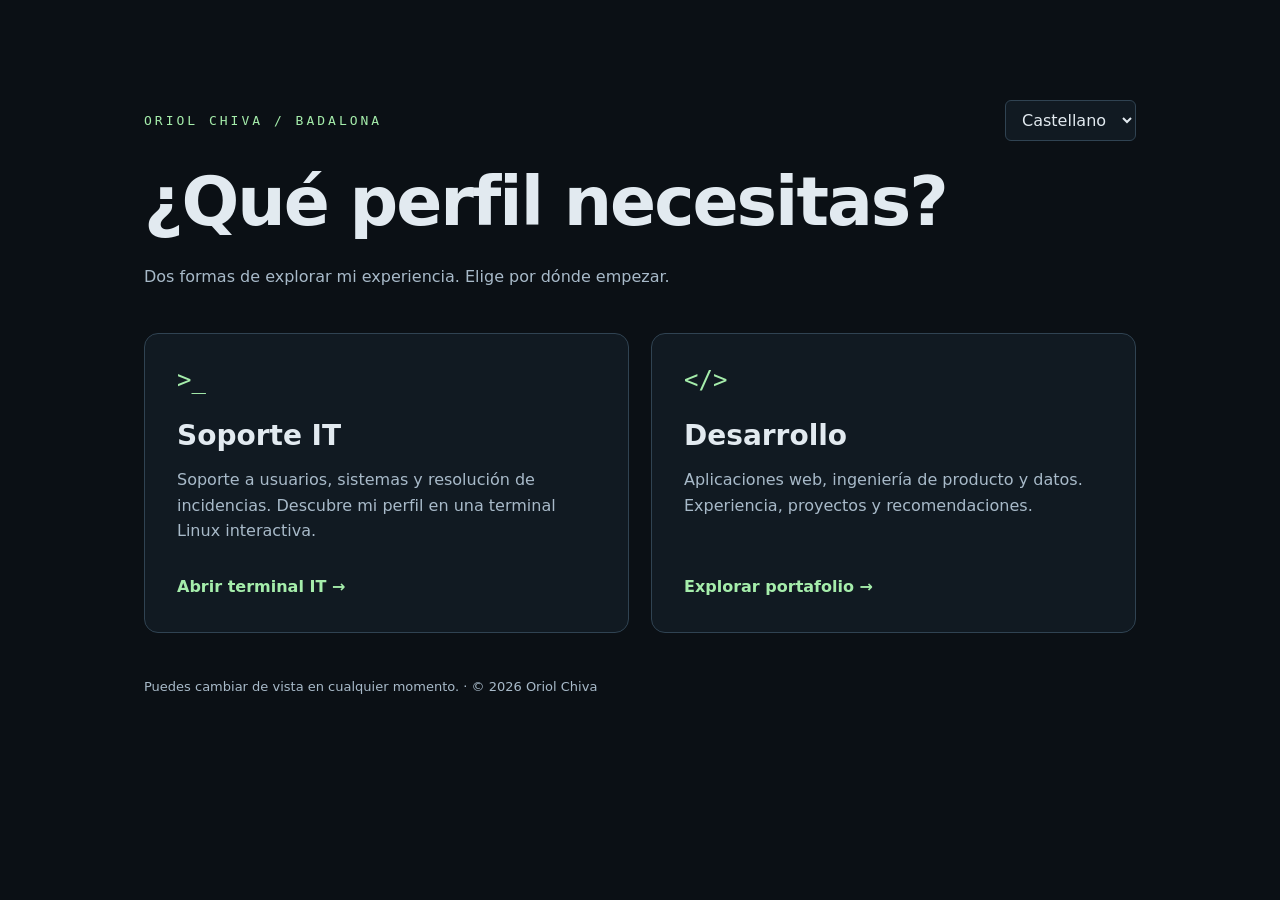
<file: index.html>
<!doctype html>
<html lang="es"><head><meta charset="utf-8"><meta name="viewport" content="width=device-width,initial-scale=1"><title>Oriol Chiva | IT y Desarrollo</title><meta name="description" content="Explora el perfil de Oriol Chiva: soporte IT y sistemas o desarrollo Full-Stack e ingeniería de producto."><link rel="icon" href="assets/img/favicon.svg"><style>
*{box-sizing:border-box}body{margin:0;background:#0b1015;color:#e2eaf0;font:16px/1.6 system-ui,sans-serif}main{max-width:1040px;margin:auto;padding:clamp(32px,8vw,100px) 24px}.name{color:#a5edab;letter-spacing:3px;font:13px monospace}h1{font-size:clamp(36px,7vw,68px);line-height:1.1;letter-spacing:-2px;margin:24px 0}p{color:#a8bac9}.choices{display:grid;grid-template-columns:1fr 1fr;gap:22px;margin-top:44px}.card{display:flex;flex-direction:column;align-items:flex-start;padding:32px;border:1px solid #304352;border-radius:14px;color:inherit;text-decoration:none;background:#111a22;transition:border-color .15s,transform .15s}.card:hover{border-color:#a5edab;transform:translateY(-3px)}a:focus-visible{outline:3px solid #a5edab;outline-offset:5px}.code{font:24px monospace;color:#a5edab}h2{font-size:28px;margin:20px 0 8px}.card p{margin:0 0 30px}.cta{margin-top:auto;color:#a5edab;font-weight:600}footer{margin-top:44px;color:#a8bac9;font-size:13px}@media(max-width:650px){.choices{grid-template-columns:1fr}.card{padding:24px}}@media(prefers-reduced-motion:reduce){.card{transition:none}}
header{display:flex;align-items:center;justify-content:space-between;gap:16px;flex-wrap:wrap}select{background:#111a22;color:#e2eaf0;border:1px solid #304352;border-radius:6px;padding:9px 12px;font:inherit}select:focus-visible{outline:3px solid #a5edab;outline-offset:4px}</style><script src="assets/js/home-language.js" defer></script></head><body><main><header><div class="name">ORIOL CHIVA / BADALONA</div><select id="home-language" aria-label="Idioma"><option value="es">Castellano</option><option value="ca">Català</option><option value="en">English</option></select></header><h1>¿Qué perfil necesitas?</h1><p>Dos formas de explorar mi experiencia. Elige por dónde empezar.</p><div class="choices"><a class="card" href="terminal.html"><span class="code" aria-hidden="true">&gt;_</span><h2>Soporte IT</h2><p>Soporte a usuarios, sistemas y resolución de incidencias. Descubre mi perfil en una terminal Linux interactiva.</p><span class="cta">Abrir terminal IT →</span></a><a class="card" href="portfolio.html"><span class="code" aria-hidden="true">&lt;/&gt;</span><h2>Desarrollo</h2><p>Aplicaciones web, ingeniería de producto y datos. Experiencia, proyectos y recomendaciones.</p><span class="cta">Explorar portafolio →</span></a></div><footer>Puedes cambiar de vista en cualquier momento. · © 2026 Oriol Chiva</footer></main></body></html>
</file>
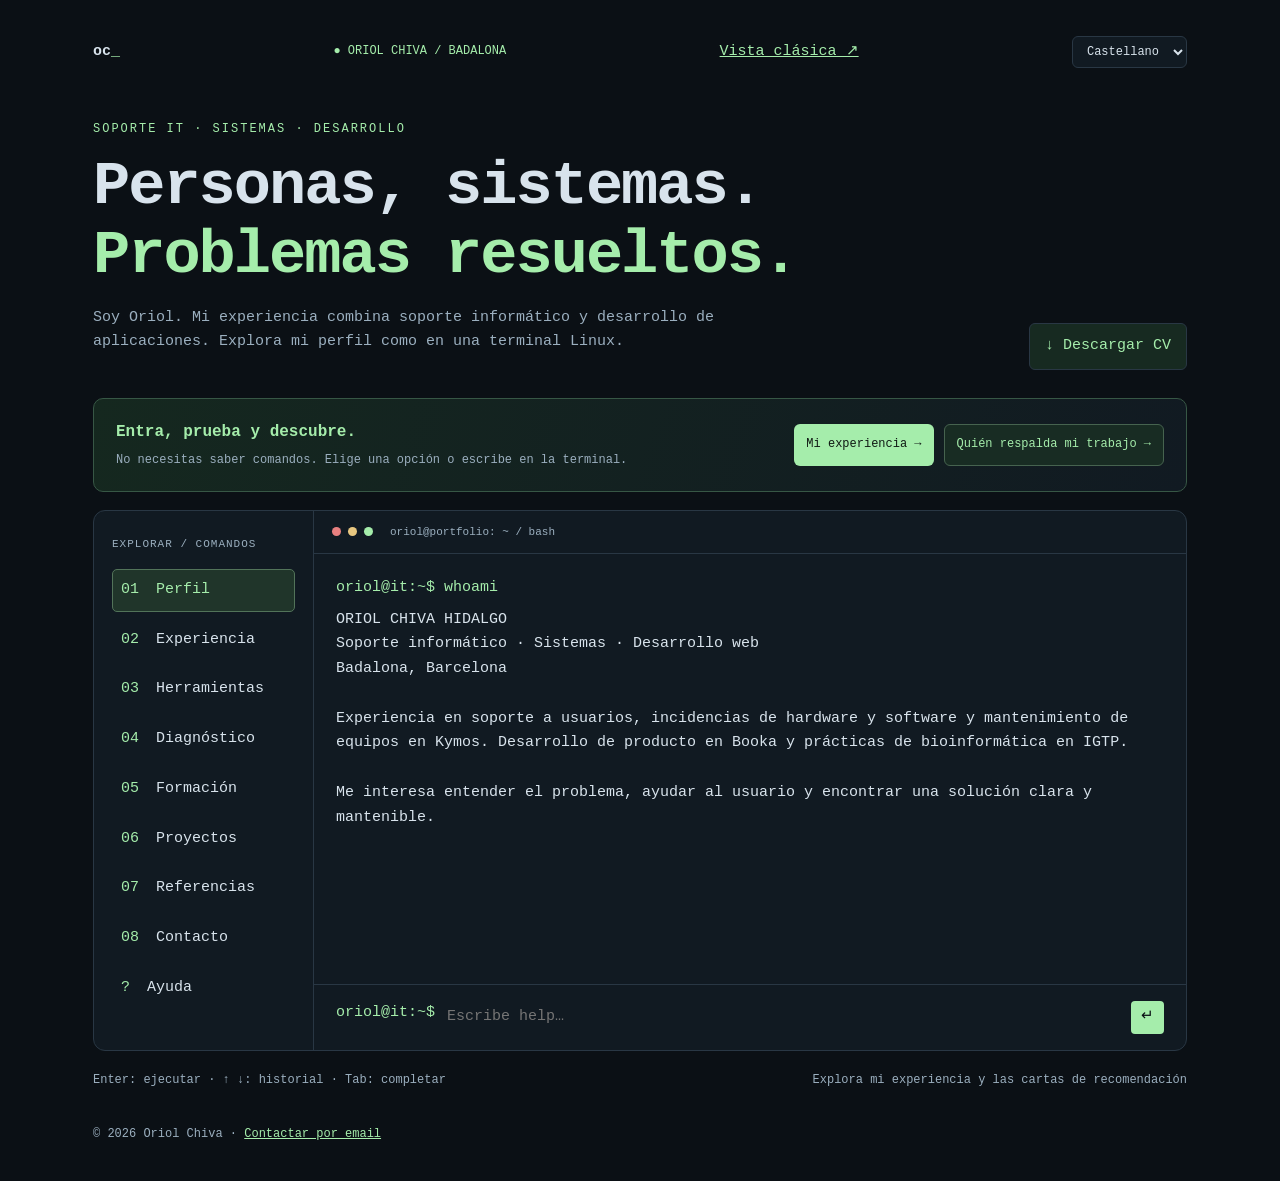
<file: terminal.html>
<!doctype html>
<html lang="es">
<head>
<meta charset="utf-8"><meta name="viewport" content="width=device-width,initial-scale=1">
<title>Oriol Chiva | IT Support Terminal</title>
<meta name="description" content="Portafolio interactivo de Oriol Chiva: soporte IT, sistemas, documentación y desarrollo. Explora su experiencia desde una terminal Linux.">
<link rel="icon" href="assets/img/favicon.svg">
<style>
:root{color-scheme:dark;--bg:#0b1015;--panel:#111a22;--text:#d8e3ec;--muted:#9bafbf;--green:#a5edab;--line:#293744}*{box-sizing:border-box}body{margin:0;background:var(--bg);color:var(--text);font:15px/1.65 ui-monospace,SFMono-Regular,Consolas,monospace}a{color:var(--green)}button,input{font:inherit}footer button{background:transparent;color:var(--green);border:0;padding:0;cursor:pointer;text-decoration:underline}button,a{touch-action:manipulation}button:focus-visible,a:focus-visible,input:focus-visible{outline:2px solid var(--green);outline-offset:4px}.shell{max-width:1150px;margin:auto;padding:36px 28px}header{display:flex;justify-content:space-between;align-items:center;gap:20px}.brand{font-weight:bold;color:var(--text);text-decoration:none}.badge{color:var(--green);font-size:12px}.intro{margin:52px 0 28px;display:grid;grid-template-columns:1fr auto;gap:24px;align-items:end}.eyebrow{color:var(--green);font-size:12px;letter-spacing:2px}h1{font-size:clamp(32px,6vw,62px);line-height:1.12;letter-spacing:-2px;margin:12px 0}h1 span{color:var(--green)}.intro p{max-width:650px;color:var(--muted)}.intro a{display:inline-block;padding:10px 15px;border:1px solid var(--line);border-radius:6px;text-decoration:none}.workspace{display:grid;grid-template-columns:220px minmax(0,1fr);border:1px solid var(--line);border-radius:12px;overflow:hidden;background:var(--panel)}aside{padding:24px 18px;border-right:1px solid var(--line)}aside p{font-size:11px;letter-spacing:1px;color:var(--muted);margin:0 0 16px}.commands{display:grid;gap:7px}.commands button{background:transparent;border:1px solid transparent;border-radius:5px;color:var(--text);text-align:left;padding:8px;cursor:pointer}.commands button:hover{background:#1c2b36;border-color:var(--line)}.commands button span{color:var(--green);margin-right:8px}.windowbar{padding:12px 18px;border-bottom:1px solid var(--line);display:flex;align-items:center;gap:7px;font-size:11px;color:var(--muted)}.dot{width:9px;height:9px;border-radius:50%;background:#e88080}.dot:nth-child(2){background:#e8c780}.dot:nth-child(3){background:#a5edab}.windowbar b{font-weight:normal;margin-left:10px}#output{height:430px;overflow:auto;padding:22px;overflow-wrap:anywhere;scrollbar-color:#3b5365 var(--panel)}.entry{margin-bottom:24px}.prompt{color:var(--green)}.result{white-space:pre-wrap;margin:7px 0 0;color:var(--text)}.result a{display:inline-block;margin:4px 16px 4px 0}.hint{color:var(--muted);font-size:12px}form{display:flex;gap:10px;padding:16px 22px;border-top:1px solid var(--line)}input{width:100%;min-width:0;background:transparent;border:0;color:var(--text);outline:none}form button{background:var(--green);color:#0b1015;border:0;border-radius:4px;padding:4px 10px;cursor:pointer}.bottom{display:flex;justify-content:space-between;gap:20px;color:var(--muted);font-size:12px;margin:20px 0}footer{margin-top:35px;color:var(--muted);font-size:12px}@media(max-width:700px){.shell{padding:20px 16px}.intro{margin-top:35px;grid-template-columns:1fr}.workspace{grid-template-columns:1fr}aside{border-right:0;border-bottom:1px solid var(--line);padding:14px}.commands{display:flex;flex-wrap:wrap;gap:2px}aside p{margin-bottom:6px}.commands button{font-size:12px;padding:5px}#output{height:420px;padding:16px}form{padding:14px 12px;gap:6px}.prompt{font-size:12px}.bottom{flex-direction:column;gap:4px}.badge{font-size:10px}header>a:last-child{font-size:12px}} 
.hero-actions{display:flex;flex-direction:column;gap:10px}.hero-actions a{display:flex;align-items:center;justify-content:center;gap:8px}.hero-actions a:last-child{color:var(--green);background:#172a21}.explore-start{display:flex;align-items:center;justify-content:space-between;gap:20px;padding:20px 22px;margin:0 0 18px;border:1px solid #375745;border-radius:10px;background:linear-gradient(110deg,#15281f,#111a22)}.explore-start strong{font-size:16px;color:var(--green)}.explore-start p{font-size:12px;color:var(--muted);margin:5px 0 0}.start-actions{display:flex;gap:10px;flex-wrap:wrap}.start-actions button{background:#a5edab;color:#101a14;border:0;border-radius:6px;padding:10px 12px;font-size:12px;cursor:pointer}.start-actions button:last-child{color:var(--green);background:#182c23;border:1px solid #46634f}.commands button[aria-current="true"]{background:#20352a;border-color:#527359;color:var(--green)}.github-nav{padding:8px;text-decoration:none;font-size:13px}.github-nav span{margin-right:8px}.result button{padding:8px 12px;background:#a5edab;border:0;border-radius:5px;color:#101a14;cursor:pointer}@media(max-width:700px){.hero-actions{flex-direction:row;flex-wrap:wrap}.explore-start{flex-direction:column;align-items:flex-start}.start-actions{width:100%}.start-actions button{flex:1}.github-nav{font-size:12px;padding:5px}}
header{flex-wrap:wrap}#terminal-language{font:inherit;font-size:12px;padding:7px 10px;border:1px solid var(--line);border-radius:6px;background:var(--panel);color:var(--text)}#terminal-language:focus-visible{outline:2px solid var(--green);outline-offset:3px}</style>
<script src="assets/js/data.js?v=43" defer></script>
<script src="assets/js/terminal.js?v=43" defer></script>
</head>
<body><main class="shell">
<header><a class="brand" href="index.html">oc<span style="color:var(--green)">_</span></a><span class="badge">● ORIOL CHIVA / BADALONA</span><a href="portfolio.html">Vista clásica ↗</a><select id="terminal-language" aria-label="Idioma de la terminal"><option value="es">Castellano</option><option value="ca">Català</option><option value="en">English</option></select></header>
<section class="intro"><div><div class="eyebrow">SOPORTE IT · SISTEMAS · DESARROLLO</div><h1>Personas, sistemas.<br><span>Problemas resueltos.</span></h1><p>Soy Oriol. Mi experiencia combina soporte informático y desarrollo de aplicaciones. Explora mi perfil como en una terminal Linux.</p></div><div class="hero-actions"><a href="assets/docs/CV-Oriol-Chiva.pdf" target="_blank" rel="noreferrer">↓ Descargar CV</a></div></section>
<section class="explore-start" aria-label="Por dónde empezar"><div><strong>Entra, prueba y descubre.</strong><p>No necesitas saber comandos. Elige una opción o escribe en la terminal.</p></div><div class="start-actions"><button type="button" data-command="experiencia">Mi experiencia →</button><button type="button" data-command="referencias">Quién respalda mi trabajo →</button></div></section><section class="workspace" aria-label="Portafolio en terminal">
<aside><p>EXPLORAR / COMANDOS</p><nav class="commands" aria-label="Comandos del portafolio">
<button data-command="whoami"><span>01</span> Perfil</button><button data-command="experiencia"><span>02</span> Experiencia</button><button data-command="skills"><span>03</span> Herramientas</button><button data-command="diagnostico"><span>04</span> Diagnóstico</button><button data-command="formacion"><span>05</span> Formación</button><button data-command="proyectos"><span>06</span> Proyectos</button><button data-command="referencias"><span>07</span> Referencias</button><button data-command="contacto"><span>08</span> Contacto</button><button data-command="help"><span>?</span> Ayuda</button></nav></aside>
<div><div class="windowbar"><span class="dot"></span><span class="dot"></span><span class="dot"></span><b>oriol@portfolio: ~ / bash</b></div><div id="output" role="log" aria-live="polite" aria-label="Resultados de la terminal" tabindex="0"></div><form id="terminal-form"><label class="prompt" for="command">oriol@it:~$</label><input id="command" name="command" autocomplete="off" autocapitalize="off" spellcheck="false" placeholder="Escribe help…" aria-label="Comando"><button type="submit" aria-label="Ejecutar comando">↵</button></form></div>
</section>
<div class="bottom"><span>Enter: ejecutar · ↑ ↓: historial · Tab: completar</span><span id="explore-status" role="status">Explora mi experiencia y las cartas de recomendación</span></div>
<noscript><p>Para usar la terminal activa JavaScript, o visita el <a href="portfolio.html">portafolio clásico</a>.</p></noscript>
<footer>© 2026 Oriol Chiva · <button type="button" data-copy-email>Contactar por email</button></footer>
</main></body></html>
</file>
